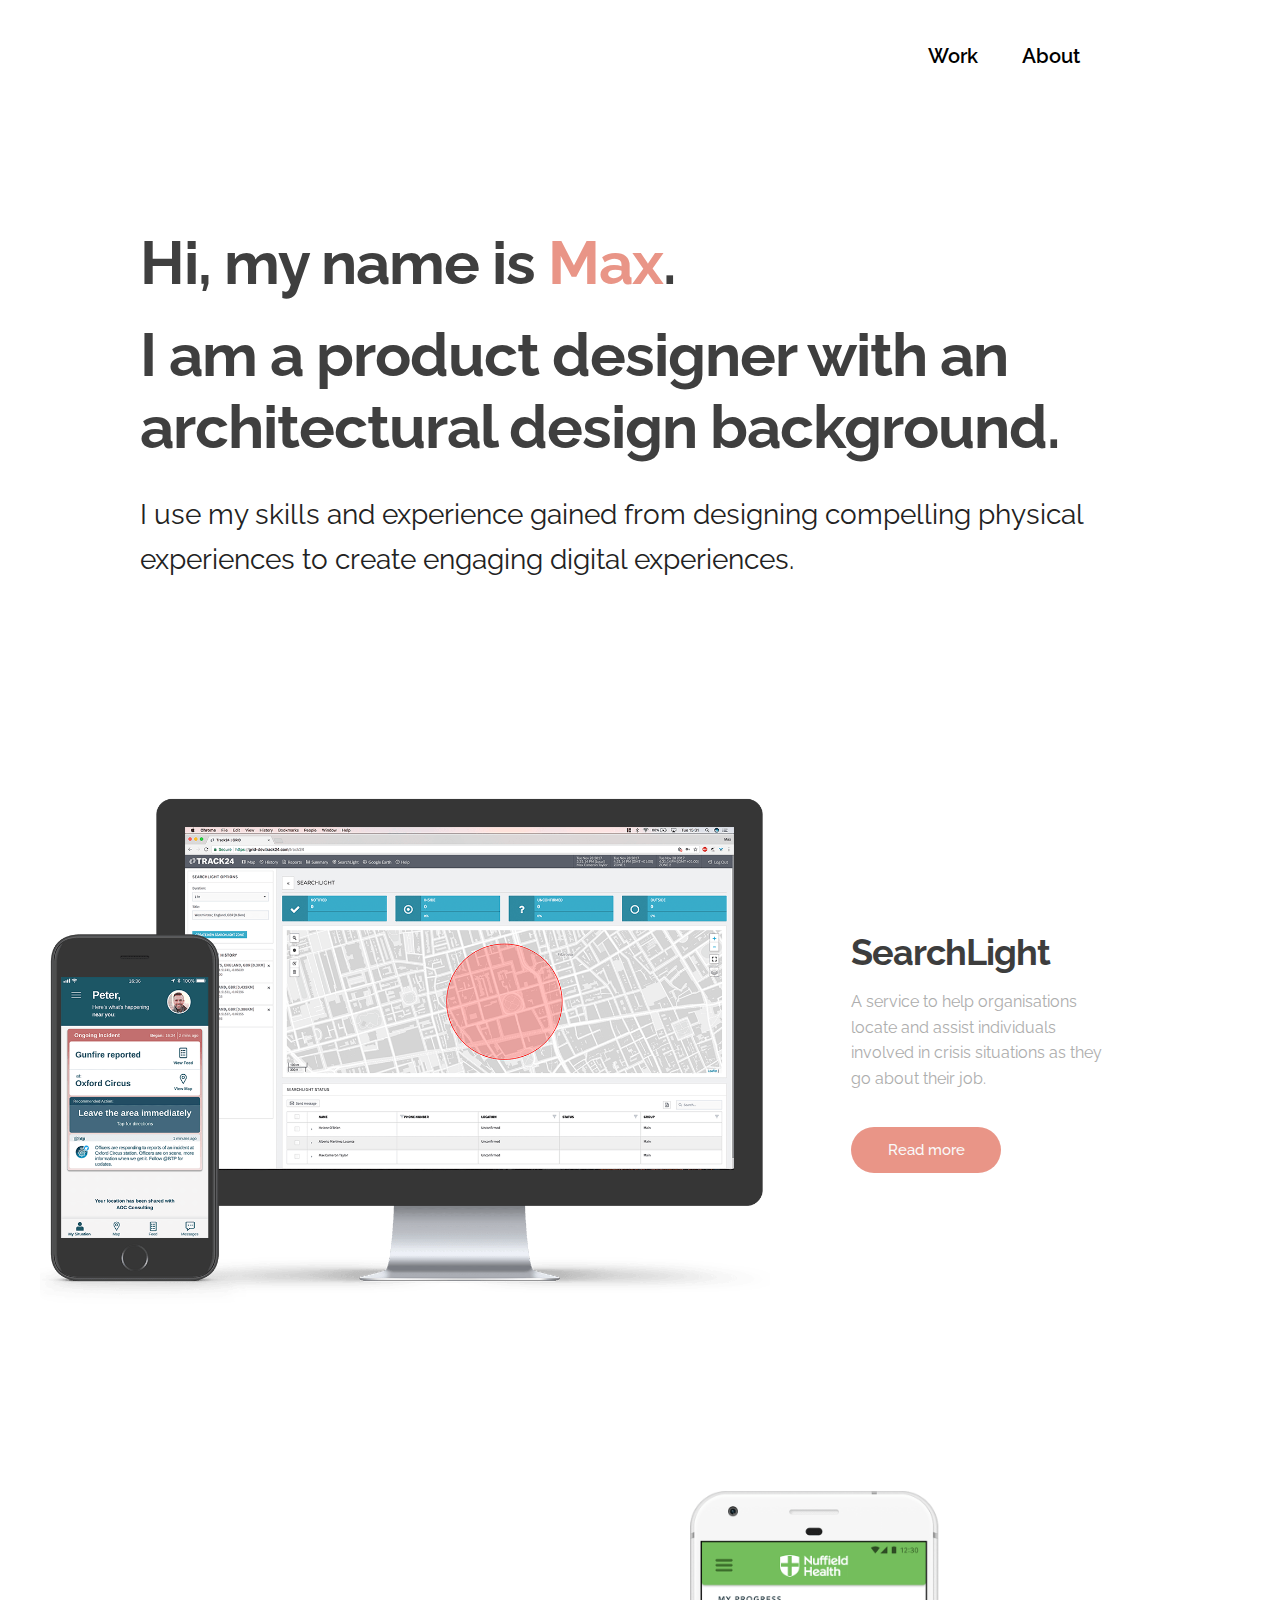
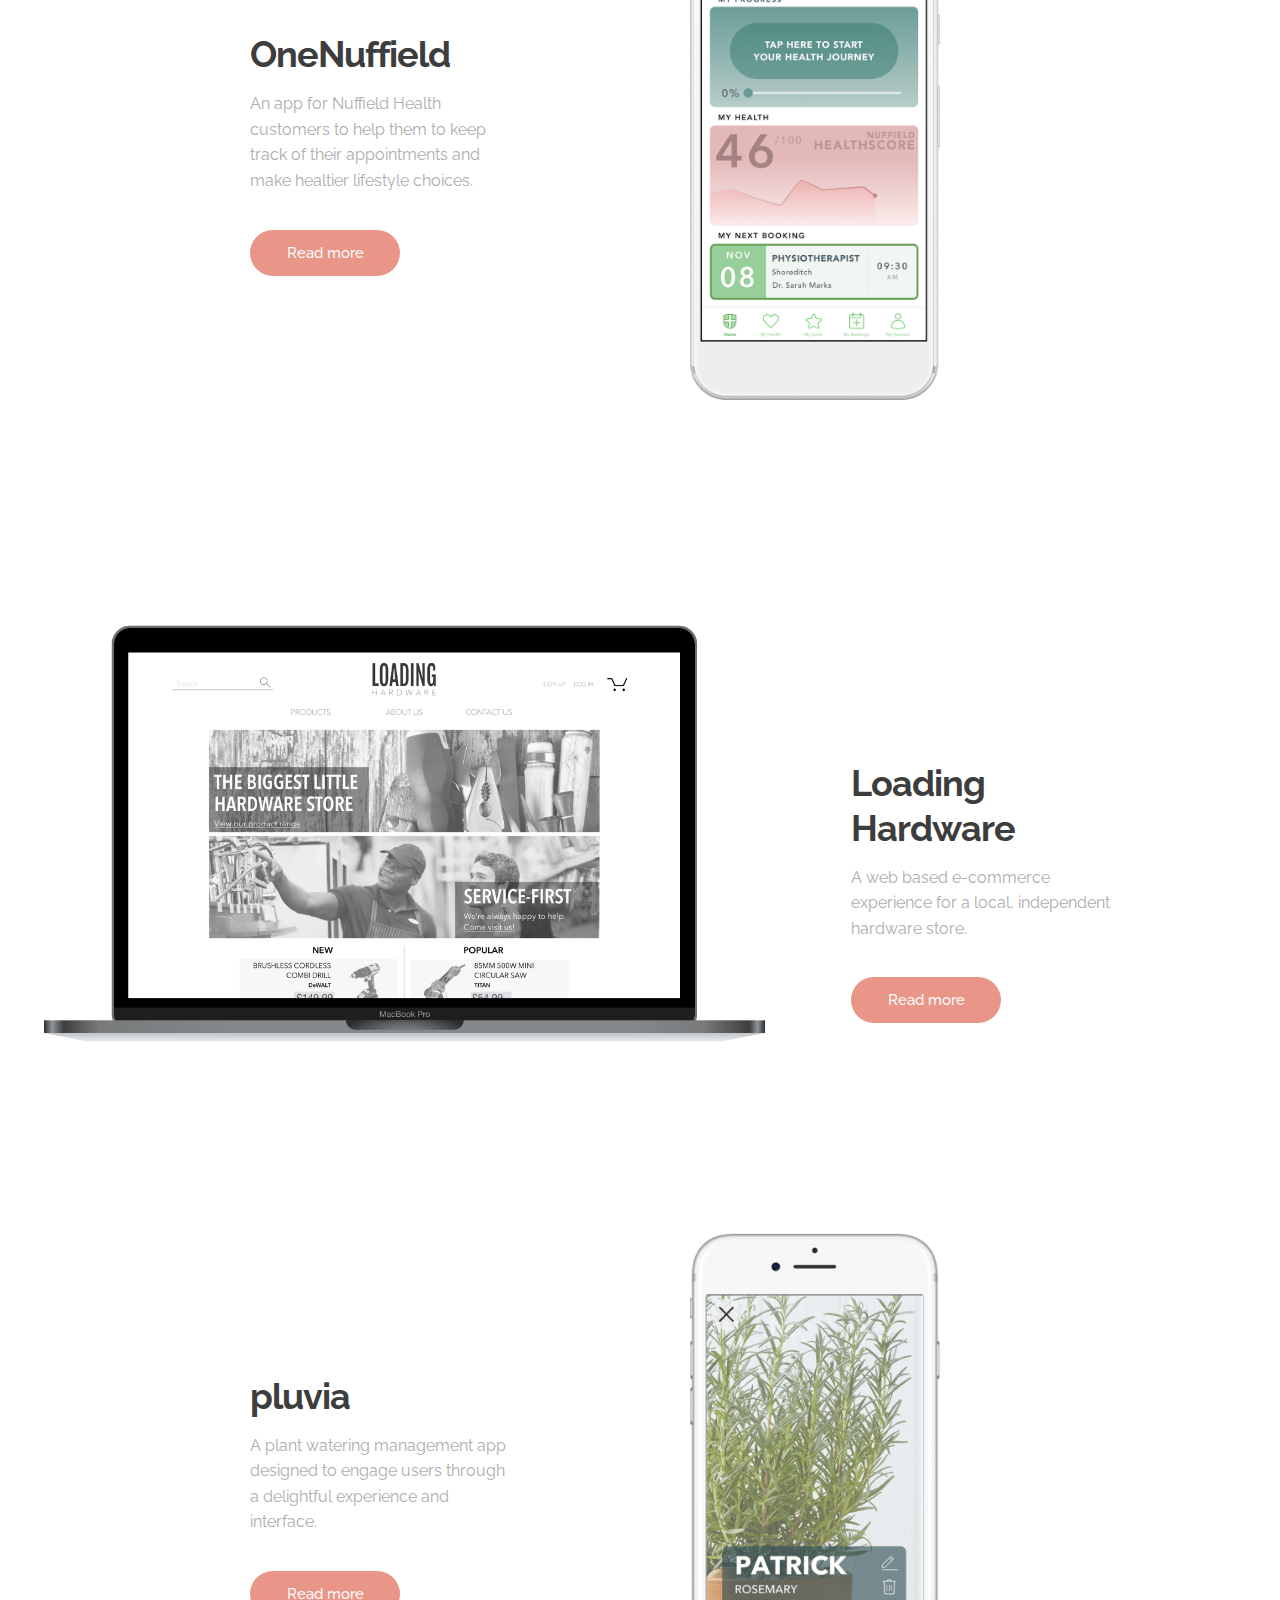
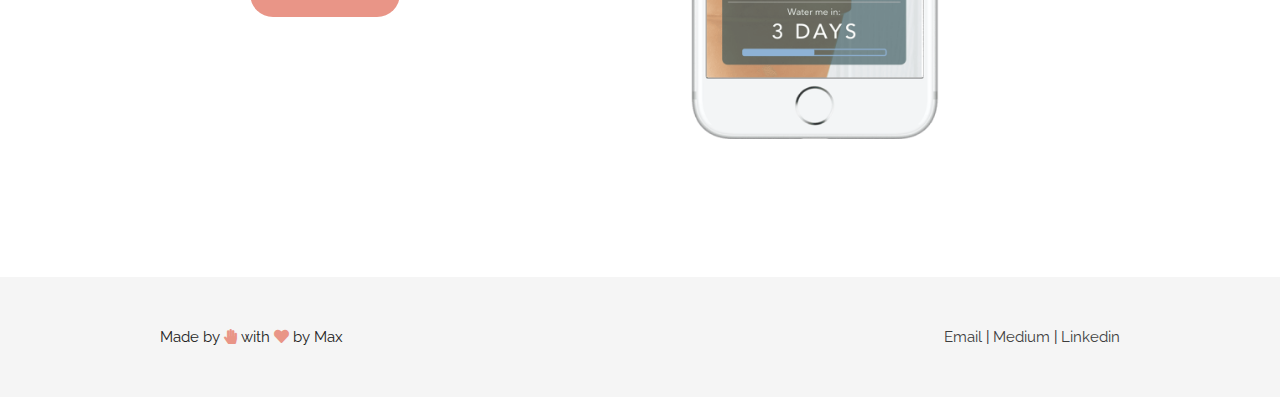
<file: index.html>
<!DOCTYPE html>
<html>

<head>

  <!-- Basic Page Needs
  –––––––––––––––––––––––––––––––––––––––––––––––––– -->
  <meta charset="utf-8">
  <title>maxcamerontaylor.com</title>
  <meta name="description" content="">
  <meta name="author" content="">

  <!-- Mobile Specific Metas
  –––––––––––––––––––––––––––––––––––––––––––––––––– -->
  <meta name="viewport" content="width=device-width, initial-scale=1">

  <!-- FONT
  –––––––––––––––––––––––––––––––––––––––––––––––––– -->
  <link href="https://use.fontawesome.com/releases/v5.0.4/css/all.css" rel="stylesheet">



  <!-- CSS
  –––––––––––––––––––––––––––––––––––––––––––––––––– -->
  <link rel="stylesheet" href="css/normalize.css">
  <link rel="stylesheet" href="css/skeleton.css">
  <link rel="stylesheet" href="css/style.css">


  <!-- Favicon
  –––––––––––––––––––––––––––––––––––––––––––––––––– -->
  <link rel="apple-touch-icon" sizes="180x180" href="/apple-touch-icon.png">
  <link rel="icon" type="image/png" sizes="32x32" href="/favicon-32x32.png">
  <link rel="icon" type="image/png" sizes="16x16" href="/favicon-16x16.png">
  <link rel="manifest" href="/manifest.json">
  <link rel="mask-icon" href="/safari-pinned-tab.svg" color="#5bbad5">
  <meta name="theme-color" content="#ffffff">

</head>


<body>

  <!-- Intro
  –––––––––––––––––––––––––––––––––––––––––––––––––– -->

  <div class="intro-background">

    <div class="container">
      <nav>
        <a href="index.html"> </a>
        <ol>
          <a href="index.html"><li>Work</li></a>
          <li><a href="about.html">About</a></li>
        </ol>
      </nav>
    </div>

    <div class="holder">
      <div class="intro">
        <div class="intro-text-box">
          <h1>Hi, my name is <a class="intro_name" href="about.html">Max</a>.</h1>
          <h1>I am a product designer with an architectural design background.</h1>
          <p>I use my skills and experience gained from designing compelling physical experiences to create engaging digital experiences.</p>
        </div>
      </div>
    </div>

  </div>




  <!-- Project 1
  –––––––––––––––––––––––––––––––––––––––––––––––––– -->
  <div class="white-background">
  </div>



  <div class="container">
    <div class="row portfolio-margin">

      <div class="desktopui">
        <img src="images/homepage/searchlight.png" class="desktopui-resize mobile-desktopui">
      </div>
      <div class="project-box folios">
        <div class="project-text">
          <h2>SearchLight</h2>
        </div>
        <div class="project-description">
          <p>A service to help organisations locate and assist individuals involved in crisis situations as they go about their job.</p>
        </div>

        <a href="https://medium.com/@maxjct/how-do-you-design-for-critical-situations-6a44426b0fac"><div class="CTA-button">
          <p>Read more</p>
        </div></a>
      </div>
    </div>
  </div>



  <!-- Project 2
  –––––––––––––––––––––––––––––––––––––––––––––––––– -->
  <div class="container">
    <div class="row portfolio-padding">
      <div class="project2-photo-2">
        <img src="images/homepage/onenuffield.png" class="phone-resized">
      </div>

      <div class="project-box mobileui">


        <div class="project-text">
          <h2>OneNuffield</h2>
        </div>
        <div class="project-description">
          <p>An app for Nuffield Health customers to help them to keep track of their appointments and make healtier lifestyle choices.</p>
        </div>

        <a href="https://medium.com/@maxjct/encouraging-healthy-lifestyle-choices-with-an-engaging-user-experience-38e03155460"><div class="CTA-button white">
          <p>Read more</p>
        </div>
      </a>
    </div>
  </div>
</div>


<!-- Project 3
–––––––––––––––––––––––––––––––––––––––––––––––––– -->
<div class="container">
  <div class="row portfolio-margin">

    <div class="desktopui">
      <img src="images/homepage/loadinghardware.png" class="desktopui-resize mobile-desktopui">
    </div>
    <div class="project-box folios">
      <div class="project-text">
        <h2>Loading Hardware</h2>
      </div>
      <div class="project-description">
        <p>A web based e-commerce experience for a local, independent hardware store.</p>
      </div>

      <a href="https://medium.com/@maxjct/creating-a-smooth-simple-e-commerce-experience-36670cd24059"><div class="CTA-button">
        <p>Read more</p>
      </div></a>
    </div>
  </div>
</div>

<!-- Project 4
–––––––––––––––––––––––––––––––––––––––––––––––––– -->
<div class="container">
  <div class="row portfolio-padding">
    <div class="project2-photo-2">
      <img src="images/homepage/pluvia.png" class="phone-resized">
    </div>

    <div class="project-box mobileui">


      <div class="project-text">
        <h2>pluvia</h2>
      </div>
      <div class="project-description">
        <p>A plant watering management app designed to engage users through a delightful experience and interface.</p>
      </div>

      <a href="https://medium.com/@maxjct/pluvia-making-plant-care-easier-6b316f054302"><div class="CTA-button white">
        <p>Read more</p>
      </div>
    </a>
  </div>
</div>
</div>

<!-- Footer
–––––––––––––––––––––––––––––––––––––––––––––––––– -->
<hr>
<div class="footer">
  <div class="container">
    <div class="footer-flex">
      <div class="email">
        <p>Made by <i class="fas fa-hand-paper" style="color:#E99587;"></i> with <i class="fas fa-heart" style="color:#E99587;"></i> by Max</p>
      </div>

      <div class="footer-right">
        <a href="mailto:maxjct@gmail.com" target="_blank"><p>Email</p></a><p>
        </p><p> | </p>
        <a href="https://medium.com/@maxjct" target="_blank"><p>Medium</p></a><p>
        </p><p> | </p>
        <a href="https://www.linkedin.com/in/max-camerontaylor/;" target="_blank"><p>Linkedin</p></a>
      </div>
    </div>
  </div>

</div>


<!-- End Document
–––––––––––––––––––––––––––––––––––––––––––––––––– -->


</body>

</html>
</file>
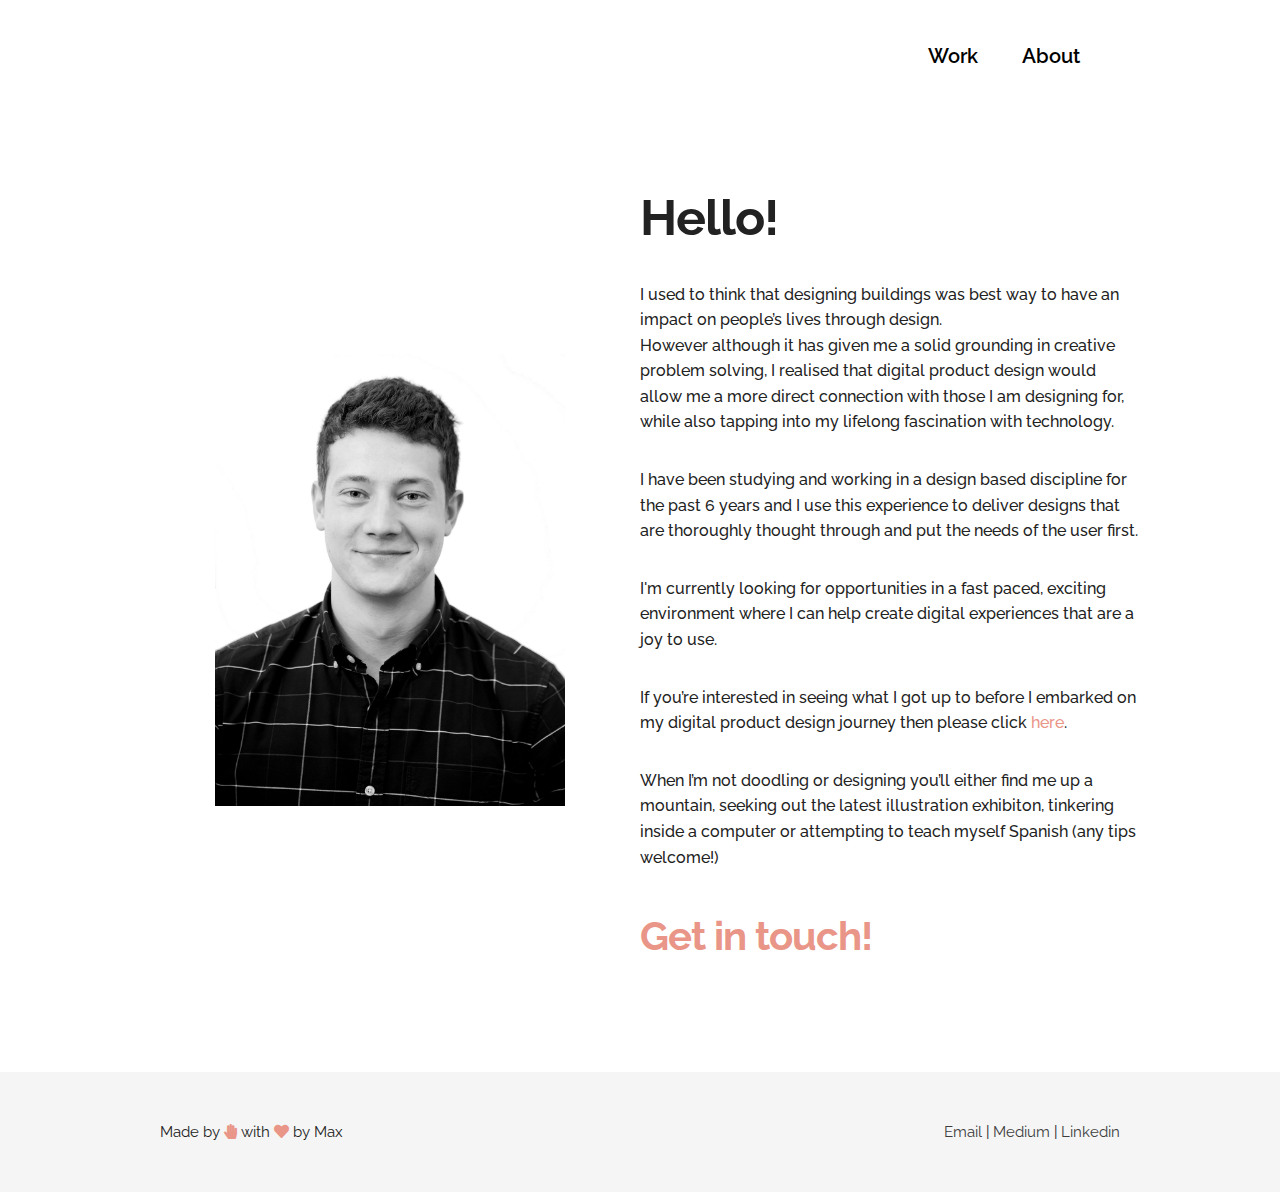
<file: about.html>
<!DOCTYPE html>
<html lang="en">
<head>

  <!-- Basic Page Needs
  –––––––––––––––––––––––––––––––––––––––––––––––––– -->
  <meta charset="utf-8">
  <title>maxcamerontaylor.com</title>
  <meta name="description" content="">
  <meta name="author" content="">

  <!-- Mobile Specific Metas
  –––––––––––––––––––––––––––––––––––––––––––––––––– -->
  <meta name="viewport" content="width=device-width, initial-scale=1">

  <!-- FONT
  –––––––––––––––––––––––––––––––––––––––––––––––––– -->
<link href="https://use.fontawesome.com/releases/v5.0.4/css/all.css" rel="stylesheet">

  <!-- CSS
  –––––––––––––––––––––––––––––––––––––––––––––––––– -->
  <link rel="stylesheet" href="css/normalize.css">
  <link rel="stylesheet" href="css/skeleton.css">
  <link rel="stylesheet" href="css/style.css">


  <!-- Favicon
  –––––––––––––––––––––––––––––––––––––––––––––––––– -->
  <link rel="apple-touch-icon" sizes="180x180" href="/apple-touch-icon.png">
  <link rel="icon" type="image/png" sizes="32x32" href="/favicon-32x32.png">
  <link rel="icon" type="image/png" sizes="16x16" href="/favicon-16x16.png">
  <link rel="manifest" href="/manifest.json">
  <link rel="mask-icon" href="/safari-pinned-tab.svg" color="#5bbad5">
  <meta name="theme-color" content="#ffffff">

</head>
<body>



  <!-- Intro
  –––––––––––––––––––––––––––––––––––––––––––––––––– -->

  <div class="container">
    <nav>
      <a href="index.html"> </a>
      <ol>
        <a href="index.html"><li>Work</li></a>
        <li><a href="about.html">About</a></li>
      </ol>
    </nav>
  </div>

<div class="about-me-flex">
<div class="container">
<div class="profile-container">
<img src="images/about/profile.jpg" class="profile">
</div>
</div>

<div class="container">
<div class="about-me-text">
<h2> Hello! </h2>
<p>I used to think that designing buildings was best way to have an impact on people’s lives through design. <br>However although it has given me a solid grounding in creative problem solving, I realised that digital product design would allow me a more direct connection with those I am designing for, while also tapping into my lifelong fascination with technology.</p>
<p>I have been studying and working in a design based discipline for the past 6 years and I use this experience to deliver designs that are thoroughly thought through and put the needs of the user first.</p>
<p>I'm currently looking for opportunities in a fast paced, exciting environment where I can help create digital experiences that are a joy to use.</p>
<p>If you’re interested in seeing what I got up to before I embarked on my digital product design journey then please click <a href="https://issuu.com/max.camerontaylor/docs/portfolio" class="orange">here</a>.</p>
<p>When I’m not doodling or designing you’ll either find me up a mountain, seeking out the latest illustration exhibiton, tinkering inside a computer or attempting to teach myself Spanish (any tips welcome!)</p>

<a href="mailto:maxjct@gmail.com"><h3 class="max-email"><b><span class="orange">Get in touch!</span></b></a></h3>
</div>
</div>

</div>

<div class="footer">
  <div class="container">
    <div class="footer-flex">
      <div class="email">
        <p>Made by <i class="fas fa-hand-paper" style="color:#E99587;"></i> with <i class="fas fa-heart" style="color:#E99587;"></i> by Max</p>
      </div>

      <div class="footer-right">
        <a href="mailto:maxjct.max@gmail.com" target="_blank"><p>Email</p></a><p>
        </p><p> | </p>
        <a href="https://medium.com/@maxjct" target="_blank"><p>Medium</p></a><p>
        </p><p> | </p>
        <a href="https://www.linkedin.com/in/max-camerontaylor/;" target="_blank"><p>Linkedin</p></a>
      </div>
    </div>
  </div>

</div>



<!-- End Document
  –––––––––––––––––––––––––––––––––––––––––––––––––– -->
</body>
</html>
</file>
<file: css/skeleton.css>
/*
* Skeleton V2.0.4
* Copyright 2014, Dave Gamache
* www.getskeleton.com
* Free to use under the MIT license.
* http://www.opensource.org/licenses/mit-license.php
* 12/29/2014
*/


/* Table of contents
––––––––––––––––––––––––––––––––––––––––––––––––––
- Grid
- Base Styles
- Typography
- Links
- Buttons
- Forms
- Lists
- Code
- Tables
- Spacing
- Utilities
- Clearing
- Media Queries
*/


/* Grid
–––––––––––––––––––––––––––––––––––––––––––––––––– */
.container {
  position: relative;
  width: 100%;
  max-width: 960px;
  margin: 0 auto;
  padding: 0 20px;
  box-sizing: border-box; }
.column,
.columns {
  width: 100%;
  float: left;
  box-sizing: border-box; }

/* For devices larger than 400px */
@media (min-width: 400px) {
  .container {
    width: 85%;
    padding: 0; }
}

/* For devices larger than 550px */
@media (min-width: 550px) {
  .container {
    width: 80%; }
  .column,
  .columns {
    margin-left: 4%; }
  .column:first-child,
  .columns:first-child {
    margin-left: 0; }

  .one.column,
  .one.columns                    { width: 4.66666666667%; }
  .two.columns                    { width: 13.3333333333%; }
  .three.columns                  { width: 22%;            }
  .four.columns                   { width: 30.6666666667%; }
  .five.columns                   { width: 39.3333333333%; }
  .six.columns                    { width: 48%;            }
  .seven.columns                  { width: 56.6666666667%; }
  .eight.columns                  { width: 65.3333333333%; }
  .nine.columns                   { width: 74.0%;          }
  .ten.columns                    { width: 82.6666666667%; }
  .eleven.columns                 { width: 91.3333333333%; }
  .twelve.columns                 { width: 100%; margin-left: 0; }

  .one-third.column               { width: 30.6666666667%; }
  .two-thirds.column              { width: 65.3333333333%; }

  .one-half.column                { width: 48%; }

  /* Offsets */
  .offset-by-one.column,
  .offset-by-one.columns          { margin-left: 8.66666666667%; }
  .offset-by-two.column,
  .offset-by-two.columns          { margin-left: 17.3333333333%; }
  .offset-by-three.column,
  .offset-by-three.columns        { margin-left: 26%;            }
  .offset-by-four.column,
  .offset-by-four.columns         { margin-left: 34.6666666667%; }
  .offset-by-five.column,
  .offset-by-five.columns         { margin-left: 43.3333333333%; }
  .offset-by-six.column,
  .offset-by-six.columns          { margin-left: 52%;            }
  .offset-by-seven.column,
  .offset-by-seven.columns        { margin-left: 60.6666666667%; }
  .offset-by-eight.column,
  .offset-by-eight.columns        { margin-left: 69.3333333333%; }
  .offset-by-nine.column,
  .offset-by-nine.columns         { margin-left: 78.0%;          }
  .offset-by-ten.column,
  .offset-by-ten.columns          { margin-left: 86.6666666667%; }
  .offset-by-eleven.column,
  .offset-by-eleven.columns       { margin-left: 95.3333333333%; }

  .offset-by-one-third.column,
  .offset-by-one-third.columns    { margin-left: 34.6666666667%; }
  .offset-by-two-thirds.column,
  .offset-by-two-thirds.columns   { margin-left: 69.3333333333%; }

  .offset-by-one-half.column,
  .offset-by-one-half.columns     { margin-left: 52%; }

}


/* Base Styles
–––––––––––––––––––––––––––––––––––––––––––––––––– */
/* NOTE
html is set to 62.5% so that all the REM measurements throughout Skeleton
are based on 10px sizing. So basically 1.5rem = 15px :) */
html {
  font-size: 62.5%; }
body {
  font-size: 1.5em; /* currently ems cause chrome bug misinterpreting rems on body element */
  line-height: 1.6;
  font-weight: 400;
  font-family: "Raleway", "HelveticaNeue", "Helvetica Neue", Helvetica, Arial, sans-serif;
  color: #222; }


/* Typography
–––––––––––––––––––––––––––––––––––––––––––––––––– */
h1, h2, h3, h4, h5, h6 {
  margin-top: 0;
  margin-bottom: 2rem;
  font-weight: 300; }
h1 { font-size: 4.0rem; line-height: 1.2;  letter-spacing: -.1rem;}
h2 { font-size: 3.6rem; line-height: 1.25; letter-spacing: -.1rem; }
h3 { font-size: 3.0rem; line-height: 1.3;  letter-spacing: -.1rem; }
h4 { font-size: 2.4rem; line-height: 1.35; letter-spacing: -.08rem; }
h5 { font-size: 1.8rem; line-height: 1.5;  letter-spacing: -.05rem; }
h6 { font-size: 1.5rem; line-height: 1.6;  letter-spacing: 0; }

/* Larger than phablet */
@media (min-width: 550px) {
  h1 { font-size: 5.0rem; }
  h2 { font-size: 4.2rem; }
  h3 { font-size: 3.6rem; }
  h4 { font-size: 3.0rem; }
  h5 { font-size: 2.4rem; }
  h6 { font-size: 1.5rem; }
}

p {
  margin-top: 0; }


/* Links
–––––––––––––––––––––––––––––––––––––––––––––––––– */



/* Buttons
–––––––––––––––––––––––––––––––––––––––––––––––––– */
.button,
button,
input[type="submit"],
input[type="reset"],
input[type="button"] {
  display: inline-block;
  height: 38px;
  padding: 0 30px;
  color: #555;
  text-align: center;
  font-size: 11px;
  font-weight: 600;
  line-height: 38px;
  letter-spacing: .1rem;
  text-transform: uppercase;
  text-decoration: none;
  white-space: nowrap;
  background-color: transparent;
  border-radius: 4px;
  border: 1px solid #bbb;
  cursor: pointer;
  box-sizing: border-box; }
.button:hover,
button:hover,
input[type="submit"]:hover,
input[type="reset"]:hover,
input[type="button"]:hover,
.button:focus,
button:focus,
input[type="submit"]:focus,
input[type="reset"]:focus,
input[type="button"]:focus {
  color: #333;
  border-color: #888;
  outline: 0; }
.button.button-primary,
button.button-primary,
input[type="submit"].button-primary,
input[type="reset"].button-primary,
input[type="button"].button-primary {
  color: #FFF;
  background-color: #33C3F0;
  border-color: #33C3F0; }
.button.button-primary:hover,
button.button-primary:hover,
input[type="submit"].button-primary:hover,
input[type="reset"].button-primary:hover,
input[type="button"].button-primary:hover,
.button.button-primary:focus,
button.button-primary:focus,
input[type="submit"].button-primary:focus,
input[type="reset"].button-primary:focus,
input[type="button"].button-primary:focus {
  color: #FFF;
  background-color: #1EAEDB;
  border-color: #1EAEDB; }


/* Forms
–––––––––––––––––––––––––––––––––––––––––––––––––– */
input[type="email"],
input[type="number"],
input[type="search"],
input[type="text"],
input[type="tel"],
input[type="url"],
input[type="password"],
textarea,
select {
  height: 38px;
  padding: 6px 10px; /* The 6px vertically centers text on FF, ignored by Webkit */
  background-color: #fff;
  border: 1px solid #D1D1D1;
  border-radius: 4px;
  box-shadow: none;
  box-sizing: border-box; }
/* Removes awkward default styles on some inputs for iOS */
input[type="email"],
input[type="number"],
input[type="search"],
input[type="text"],
input[type="tel"],
input[type="url"],
input[type="password"],
textarea {
  -webkit-appearance: none;
     -moz-appearance: none;
          appearance: none; }
textarea {
  min-height: 65px;
  padding-top: 6px;
  padding-bottom: 6px; }
input[type="email"]:focus,
input[type="number"]:focus,
input[type="search"]:focus,
input[type="text"]:focus,
input[type="tel"]:focus,
input[type="url"]:focus,
input[type="password"]:focus,
textarea:focus,
select:focus {
  border: 1px solid #33C3F0;
  outline: 0; }
label,
legend {
  display: block;
  margin-bottom: .5rem;
  font-weight: 600; }
fieldset {
  padding: 0;
  border-width: 0; }
input[type="checkbox"],
input[type="radio"] {
  display: inline; }
label > .label-body {
  display: inline-block;
  margin-left: .5rem;
  font-weight: normal; }


/* Lists
–––––––––––––––––––––––––––––––––––––––––––––––––– */
ul {
  list-style: circle inside; }
ol {
  list-style: decimal inside; }
ol, ul {
  padding-left: 0;
  margin-top: 0; }
ul ul,
ul ol,
ol ol,
ol ul {
  margin: 1.5rem 0 1.5rem 3rem;
  font-size: 90%; }
li {
  margin-bottom: 1rem; }


/* Code
–––––––––––––––––––––––––––––––––––––––––––––––––– */
code {
  padding: .2rem .5rem;
  margin: 0 .2rem;
  font-size: 90%;
  white-space: nowrap;
  background: #F1F1F1;
  border: 1px solid #E1E1E1;
  border-radius: 4px; }
pre > code {
  display: block;
  padding: 1rem 1.5rem;
  white-space: pre; }


/* Tables
–––––––––––––––––––––––––––––––––––––––––––––––––– */
th,
td {
  padding: 12px 15px;
  text-align: left;
  border-bottom: 1px solid #E1E1E1; }
th:first-child,
td:first-child {
  padding-left: 0; }
th:last-child,
td:last-child {
  padding-right: 0; }


/* Spacing
–––––––––––––––––––––––––––––––––––––––––––––––––– */
button,
.button {
  margin-bottom: 1rem; }
input,
textarea,
select,
fieldset {
  margin-bottom: 1.5rem; }
pre,
blockquote,
dl,
figure,
table,
p,
ul,
ol,
form {
  margin-bottom: 2.5rem; }


/* Utilities
–––––––––––––––––––––––––––––––––––––––––––––––––– */
.u-full-width {
  width: 100%;
  box-sizing: border-box; }
.u-max-full-width {
  max-width: 100%;
  box-sizing: border-box; }
.u-pull-right {
  float: right; }
.u-pull-left {
  float: left; }


/* Misc
–––––––––––––––––––––––––––––––––––––––––––––––––– */
hr {
  margin-top: 3rem;
  margin-bottom: 3.5rem;
  border-width: 0;
  border-top: 1px solid #E1E1E1; }


/* Clearing
–––––––––––––––––––––––––––––––––––––––––––––––––– */

/* Self Clearing Goodness */
.container:after,
.row:after,
.u-cf {
  content: "";
  display: table;
  clear: both; }


/* Media Queries
–––––––––––––––––––––––––––––––––––––––––––––––––– */
/*
Note: The best way to structure the use of media queries is to create the queries
near the relevant code. For example, if you wanted to change the styles for buttons
on small devices, paste the mobile query code up in the buttons section and style it
there.
*/


/* Larger than mobile */
@media (min-width: 400px) {}

/* Larger than phablet (also point when grid becomes active) */
@media (min-width: 550px) {}

/* Larger than tablet */
@media (min-width: 750px) {}

/* Larger than desktop */
@media (min-width: 1000px) {}

/* Larger than Desktop HD */
@media (min-width: 1200px) {}
</file>
<file: css/style.css>
@import url('https://fonts.googleapis.com/css?family=Raleway:200,300,400,500,600,700,800');

body {
	font-family: 'Raleway', sans-serif;
	position: relative;
padding-bottom: 6rem;
min-height: 100%;
}

html {
  height: 100%;
  box-sizing: border-box;
}

hr {
	margin-left: 60px;
	margin-right: 60px;
	border: 1px solid grey;
}

a {
	text-decoration: none;
}

/* Navigation */
nav a {
	color:black;
}

nav a:visited {
	color:black;
}

nav a:hover {
	color:black;
	text-decoration: underline;
}
/* Navigation */



p {
	margin:0;
}

h4 {
	font-size:24px;
	color:#FAFAFA;
}

li {
	display:inline;
	font-size:20px;
	font-weight: 600;
}


nav {
	display:flex;
	flex-direction: column;
	align-items: center;
	padding-top:20px;
}

ol {
	margin-top:20px;
}

li:nth-child(2){
	margin-left:60px;
	margin-right:60px;
}

nav p {
	font-size:20px;
	font-weight:700;
}


.iphonex-resize{
	max-width: 200px;
	height:auto;
}

.profile {
	width:300px;
	margin-top:30px;
	height: auto;
}

.profile-container {
	display: flex;
	justify-content: center;
	align-items: center;
}




.about-me-text {
	max-width:500px;
	margin-top:40px;
	margin-bottom:50px;
}

.about-me-text p {
	font-size:16px;
	margin-top:32px;
	font-style: 'Raleway';
	font-weight: 500;
	max-width: 700px;
}

.about-me-text h2{
	max-width:460px;
	font-size:50px;
	font-style: 'Raleway';
	font-weight: 700;
}

.about-me-text h3{
	max-width:460px;
	font-size:40px;
	font-style: 'Raleway';
	font-weight: 700;
}

.max-email {
	margin-top:40px;
}

.orange	{
	color:#E99587;
}

.orange:hover {
	text-decoration: underline;
}

.about-me-flex {
	display:flex;
	flex-direction: column;
	justify-content: center;
}


.black-background {
	background-image: linear-gradient(to bottom, #282828, #121212);
}



/*Intro Text */

.intro-background {
	min-height:700px;
	background-color:
}

.intro{
	padding-top:100px;
	display:flex;
	align-items:center;
	flex-direction:column;
}

.intro h1 {
	font-weight:700;
	font-size:40px;
	color: #3F3F3F;
}

.intro-text-box{
	max-width:1000px;
	padding-top: 30px;
}

.intro p {
	font-size:28px;
	padding-top: 10px;
}

.intro_name {
	color: #E99587;
}

.intro_name:hover {
	text-decoration: underline;
}

/*Intro Text */



/*First Project */


.white-background{
	height:300px;
	background-color:#FAFAFA;
	overflow:hidden;
	display:none;
}

.desktopui{
	display:flex;
	justify-content: center;
	align-items:center;
	margin-top:50px;
	margin-bottom:34px;
}
.desktopui-resize{
	width:100%;
	max-width:400px;
	height:auto;
}

.nuffield-resize{
	width:100%;
	max-width:400px;
	height:auto;
}

.gold-divider{
	width: 64px;
	height: 4px;
	background-color: #4F95F0;
	margin:auto;
	margin-bottom:20px;
}

.project-text h2{
	font-weight: bold;
	text-align:center;
	font-size:48px;
	margin-bottom:14px;
	color:#3D3D3D;
}

.project-description {
	display:flex;
	justify-content: center;
	align-items:center;
	margin:auto;
	width:240px;
}

.project-description p {
	text-align:center;
	color:#ADADAD;
	margin-bottom:36px;
}


.CTA-button {
    display: flex;
    align-self: center;
    justify-content: center;
    align-items: center;
    margin:auto;
    width:150px;
    height:10px;
    padding-top:18px;
    padding-bottom:18px;
    background:#E99587;
    font-size:15px;
    border-radius:100px;
    margin-bottom:70px;
		font-weight: 500;
}

.CTA-button p {
	display:block;
	color:#FAFAFA;
}

.tablet-desktopui{
	display:none;
}


.black-background .project-2{
	margin-top:200px;
}


.dailies {
	display: flex;
	justify-content: center;
	align-items:center;
}

.phones-resized{
	margin-top:69px;
	width:194px;
	height:auto;
}

.phone-resized{
	margin-top:69px;
	width:194px;
	height:auto;
}

.white h2 {
	color:#FAFAFA;
}
.white {
	color:#FAFAFA;
}

.project2-photo {
	display:flex;
	justify-content: center;
	align-items: center;
	margin-bottom:34px;
}

.project2-photo-2{

	display:flex;
	justify-content: center;
	align-items: center;
	margin-bottom:34px;
}




.footer {
	height:100px;
	background-color: #f5f5f5;
	display: flex;
	align-items: center;
	justify-content: center;
	margin-top: -40px;
	position: absolute;
   right: 0;
   bottom: 0;
   left: 0;
   padding: 1rem;
}

.footer-right {
	display: flex;
}

.footer-right a {
	color:#3D3D3D;
}

.footer-right a:visited {
	color:#3D3D3D;
}

.email {
	display: flex;
}

.footer-flex {
	display: flex;
	justify-content: space-between;
}


/* Smartphones (landscape) ----------- */
@media only screen  and (min-width : 768px) {
/* Styles */

.phones-resized{
	margin-top:0;
	margin-right:50px;
}

.phone-resized{
	margin-top:0;
	margin-right:50px;
}


.portfolio-margin {
	margin-top:90px;
	margin-bottom:90px;
}

.portfolio-padding {
	padding-top:90px;
	padding-bottom:90px;
}

.desktopui{
	margin-top:0;
	margin-bottom:0;
}

.intro h1 {
	font-size:60px;
}


.desktopui-resize{
	max-width:none;
	width:358px;
	height:auto;

}

.project-box{
	margin-left:454px;
}


.project-text h2{
	text-align:left;
	font-size:36px;
}

.project-description {
	margin:0;
	max-width:185px;
}
.project-description p{
	text-align:left;
	font-size:14px;
}

.CTA-button {
	margin:0;
}

.desktopui{
	display:block;
	float:left;
	margin:none;

}


.mobileui {
	float:left;
	margin-left:90px;
	margin-top:40px;
}


.project2-photo {
	display:block;
	float:left;
}

.project2-photo-2{
	display:block;
	float:right;
}


.posters {
	margin-top: -260px;
}

}

@media only screen  and (min-width : 900px) {

.phones-resized {
	margin-right:180px;
}

.phone-resized {
	margin-right:180px;
}

}

@media only screen  and (min-width : 1024px) {

.profile {
	width:350px;
	margin-top:30px;
	height: auto;
}



.about-me-flex {
	display:flex;
	flex-direction: row;
	width:1000px;
	align-items: center;
	margin:auto;
	justify-content: center;
	margin-top:50px;
	margin-bottom:150px;
}

.about-me-text {
	margin-bottom:0;
}

.desktopui-resize {
	width:548px;
}
.folios{
	margin-left:640px;
	padding-top:60px;
}

.folios{
	padding-top:90px;
}


.project-description {
	width:260px;
	max-width: none;
}


.project-description p{
	font-size:16px;
}


}

@media only screen  and (min-width : 1200px) {


nav {
	flex-direction: row;
	justify-content: space-between;
}



li:nth-child(2){
	margin-left:40px;
	margin-right:40px;
}

.mobileui {
	margin-top:141px;
}

.phones-resized {
	width:344px;
}

.phone-resized {
	width:250px;
}

.black-background {
	height:640px;
}

.connector {
	margin-top:290px;
	height:120px;
	left:50vw;
}

.lines2 {
	margin-top:270px;
}

.desktopui-resize{
	width:730px;
	margin-left:-120px;
}

.folios {
	margin-left:72%;
	padding-top:140px;
}
.print-work {
	margin-left:72%;
}


}
</file>
